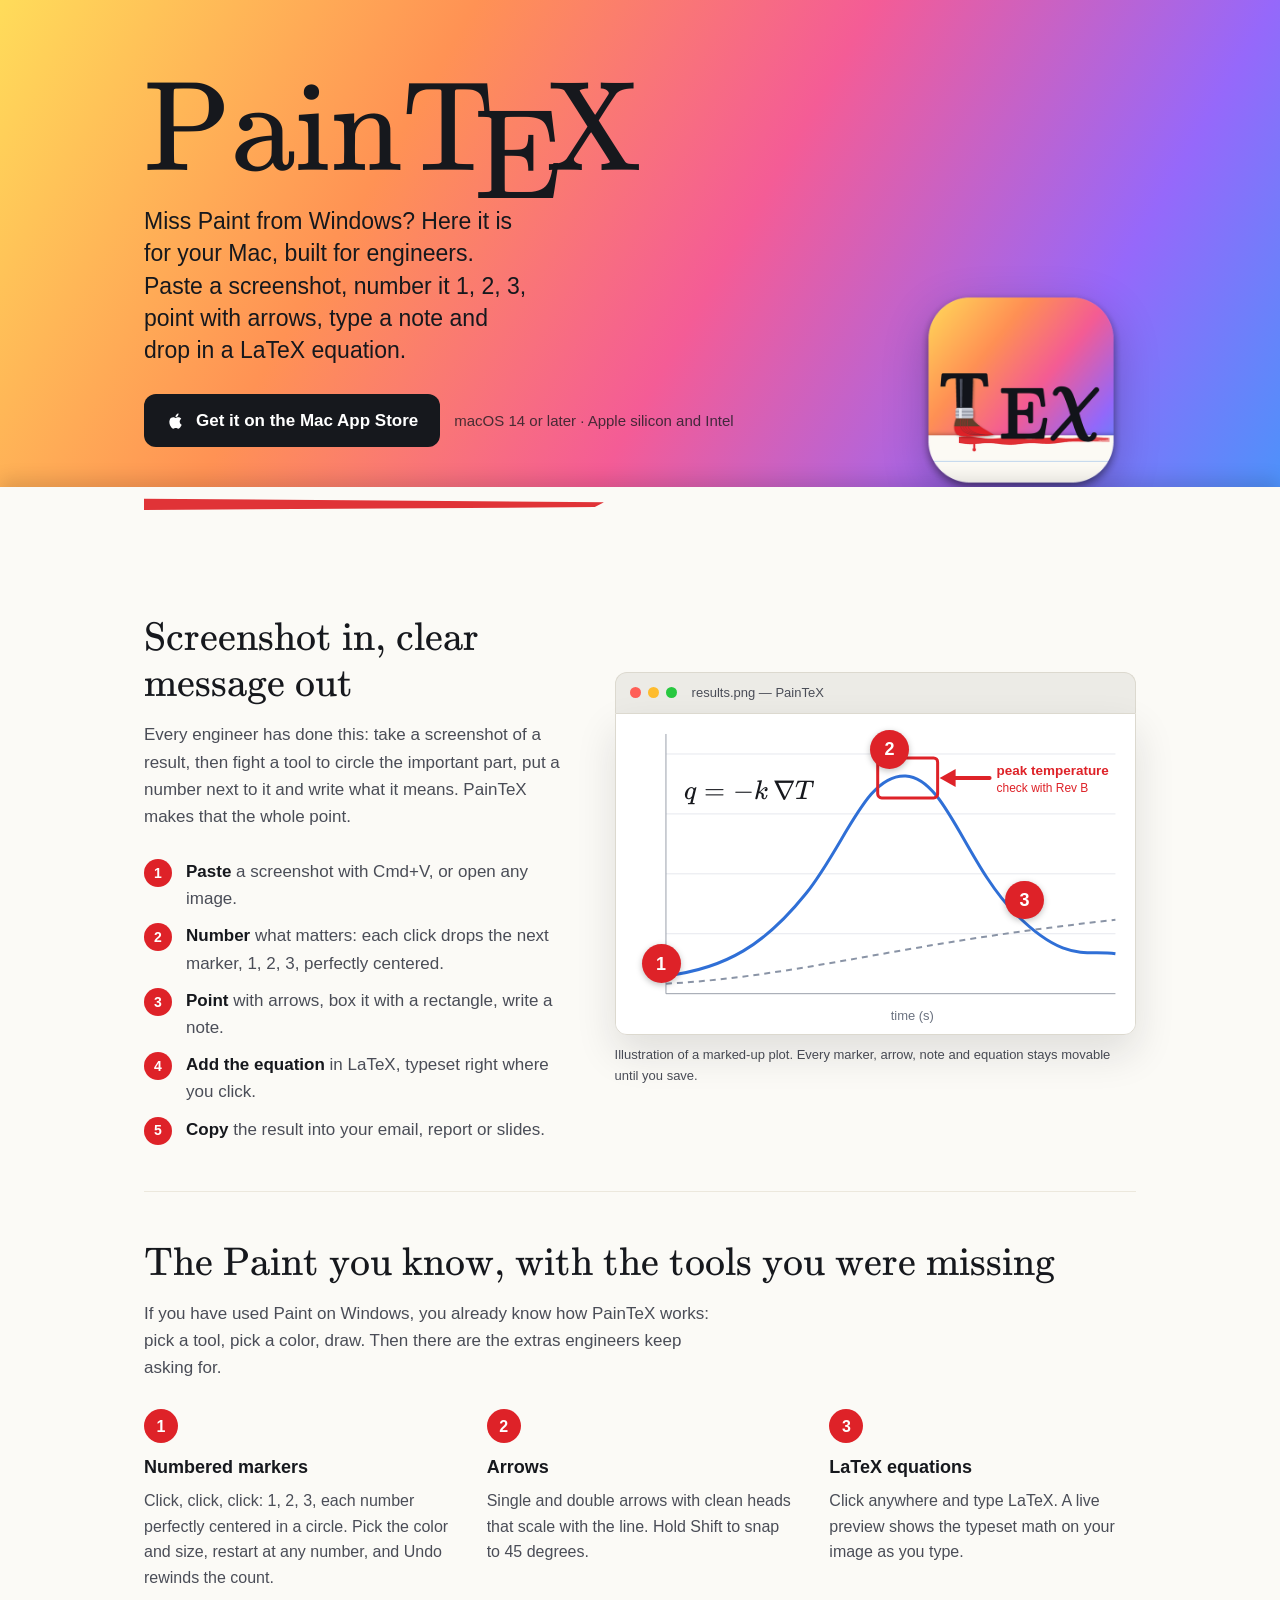
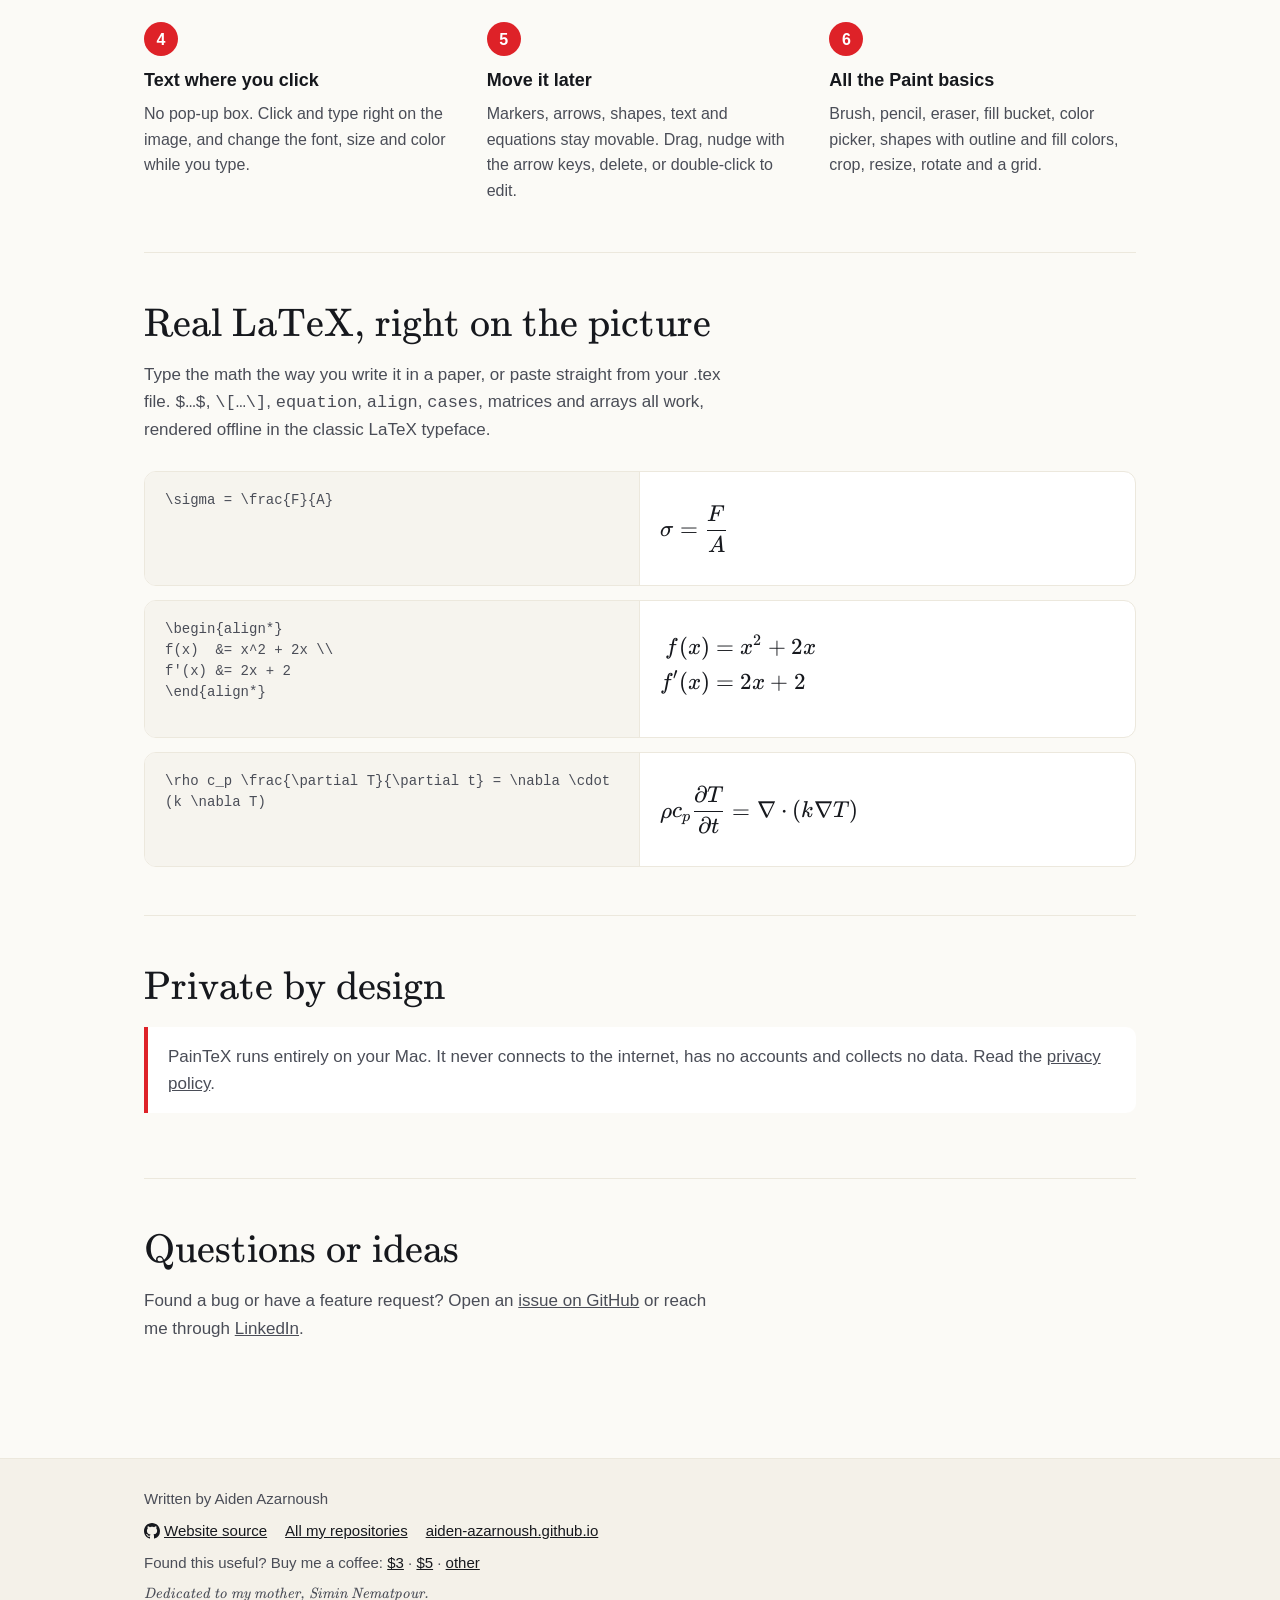
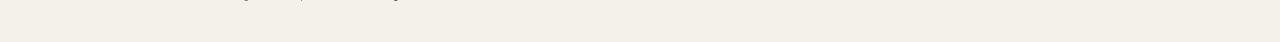
<file: index.html>
<!DOCTYPE html>
<html lang="en">
<head>
<meta charset="utf-8">
<meta name="viewport" content="width=device-width, initial-scale=1">
<title>PainTeX · The Paint app for Mac, built for engineers</title>
<meta name="description" content="PainTeX is a simple Paint app for the Mac, like the one on Windows, with tools engineers need: numbered markers 1, 2, 3, arrows, text and LaTeX equations on any screenshot.">
<link rel="icon" href="favicon.png">
<link rel="stylesheet" href="katex/katex.min.css">
<link rel="stylesheet" href="style.css">
</head>
<body>

<header class="hero">
  <div class="hero-inner">
    <div>
      <h1 class="tex">PainT<span class="e">e</span>X</h1>
      <p class="lede">Miss Paint from Windows? Here it is for your Mac, built for engineers. Paste a screenshot, number it 1, 2, 3, point with arrows, type a note and drop in a LaTeX equation.</p>
      <div class="cta">
        <a class="button" href="https://apps.apple.com/app/id6810508435">
          <svg viewBox="0 0 24 24" aria-hidden="true"><path d="M16.37 12.73c-.02-2.3 1.88-3.4 1.96-3.46-1.07-1.56-2.73-1.77-3.320-1.8-1.41-.14-2.76.83-3.48.83-.72 0-1.83-.81-3-.79-1.55.02-2.97.9-3.77 2.28-1.6 2.78-.41 6.9 1.15 9.16.76 1.1 1.67 2.34 2.86 2.3 1.15-.05 1.58-.74 2.97-.74 1.39 0 1.78.74 3 .72 1.24-.02 2.02-1.12 2.78-2.23.87-1.28 1.23-2.52 1.25-2.58-.03-.01-2.4-.92-2.4-3.69zM14.1 5.98c.63-.77 1.06-1.83.94-2.89-.91.04-2.01.61-2.66 1.370-.58.67-1.09 1.75-.96 2.79 1.02.08 2.05-.52 2.68-1.27z"/></svg>
          Get it on the Mac App Store
        </a>
        <span class="meta">macOS 14 or later · Apple silicon and Intel</span>
      </div>
    </div>
    <img class="icon" src="icon.png" alt="PainTeX app icon: the letters TeX with a paintbrush as the T, painting a red stroke on paper" width="230" height="230">
  </div>
  <div class="paper-strip" aria-hidden="true"></div>
</header>

<main>
  <section class="showcase">
    <div>
      <h2>Screenshot in, clear message out</h2>
      <p class="section-lede">Every engineer has done this: take a screenshot of a result, then fight a tool to circle the important part, put a number next to it and write what it means. PainTeX makes that the whole point.</p>
      <ol class="steps">
        <li><strong>Paste</strong> a screenshot with Cmd+V, or open any image.</li>
        <li><strong>Number</strong> what matters: each click drops the next marker, 1, 2, 3, perfectly centered.</li>
        <li><strong>Point</strong> with arrows, box it with a rectangle, write a note.</li>
        <li><strong>Add the equation</strong> in LaTeX, typeset right where you click.</li>
        <li><strong>Copy</strong> the result into your email, report or slides.</li>
      </ol>
    </div>

    <figure class="mock" aria-label="Illustration of a plot marked up in PainTeX with numbered markers, an arrow, a note and an equation">
      <div class="mock-bar"><span></span><span></span><span></span><em>results.png — PainTeX</em></div>
      <div class="mock-canvas">
        <svg viewBox="0 0 520 320" role="img" aria-hidden="true">
          <rect x="0" y="0" width="520" height="320" fill="#fff"/>
          <g stroke="#e6e8ee" stroke-width="1">
            <line x1="50" y1="40" x2="500" y2="40"/><line x1="50" y1="100" x2="500" y2="100"/>
            <line x1="50" y1="160" x2="500" y2="160"/><line x1="50" y1="220" x2="500" y2="220"/>
          </g>
          <line x1="50" y1="280" x2="500" y2="280" stroke="#9aa0ab"/><line x1="50" y1="20" x2="50" y2="280" stroke="#9aa0ab"/>
          <path d="M50 262 C 110 255, 150 230, 190 180 S 250 60, 290 62 S 350 150, 400 200 S 470 236, 500 240" fill="none" stroke="#2f6fd6" stroke-width="3"/>
          <path d="M50 270 C 130 266, 210 250, 290 236 S 430 214, 500 206" fill="none" stroke="#8a94a6" stroke-width="2" stroke-dasharray="6 5"/>
          <text x="275" y="306" font-size="13" fill="#6b7280" font-family="-apple-system, Helvetica, Arial">time (s)</text>
          <!-- markup layer -->
          <rect x="262" y="44" width="60" height="40" fill="none" stroke="#de2228" stroke-width="3" rx="4"/>
          <path d="M374 64 L 336 64" stroke="#de2228" stroke-width="4" stroke-linecap="round"/>
          <path d="M324 64 L 340 55 L 340 73 Z" fill="#de2228"/>
          <text x="381" y="61" font-size="13.5" fill="#de2228" font-family="-apple-system, Helvetica, Arial" font-weight="600">peak temperature</text>
          <text x="381" y="78" font-size="12" fill="#de2228" font-family="-apple-system, Helvetica, Arial">check with Rev B</text>
        </svg>
        <span class="pin" style="left:5%;top:72%">1</span>
        <span class="pin" style="left:49%;top:5%">2</span>
        <span class="pin" style="left:75%;top:52%">3</span>
        <span class="mock-eq" data-tex="q = -k\,\nabla T"></span>
      </div>
      <figcaption>Illustration of a marked-up plot. Every marker, arrow, note and equation stays movable until you save.</figcaption>
    </figure>
  </section>

  <section>
    <h2>The Paint you know, with the tools you were missing</h2>
    <p class="section-lede">If you have used Paint on Windows, you already know how PainTeX works: pick a tool, pick a color, draw. Then there are the extras engineers keep asking for.</p>
    <div class="features">
      <div class="feature"><span class="mark">1</span><h3>Numbered markers</h3><p>Click, click, click: 1, 2, 3, each number perfectly centered in a circle. Pick the color and size, restart at any number, and Undo rewinds the count.</p></div>
      <div class="feature"><span class="mark">2</span><h3>Arrows</h3><p>Single and double arrows with clean heads that scale with the line. Hold Shift to snap to 45 degrees.</p></div>
      <div class="feature"><span class="mark">3</span><h3>LaTeX equations</h3><p>Click anywhere and type LaTeX. A live preview shows the typeset math on your image as you type.</p></div>
      <div class="feature"><span class="mark">4</span><h3>Text where you click</h3><p>No pop-up box. Click and type right on the image, and change the font, size and color while you type.</p></div>
      <div class="feature"><span class="mark">5</span><h3>Move it later</h3><p>Markers, arrows, shapes, text and equations stay movable. Drag, nudge with the arrow keys, delete, or double-click to edit.</p></div>
      <div class="feature"><span class="mark">6</span><h3>All the Paint basics</h3><p>Brush, pencil, eraser, fill bucket, color picker, shapes with outline and fill colors, crop, resize, rotate and a grid.</p></div>
    </div>
  </section>

  <section>
    <h2>Real LaTeX, right on the picture</h2>
    <p class="section-lede">Type the math the way you write it in a paper, or paste straight from your .tex file. <code>$…$</code>, <code>\[…\]</code>, <code>equation</code>, <code>align</code>, <code>cases</code>, matrices and arrays all work, rendered offline in the classic LaTeX typeface.</p>
    <div class="eq-list">
      <div class="eq"><code>\sigma = \frac{F}{A}</code><div class="out" data-tex="\sigma = \frac{F}{A}"></div></div>
      <div class="eq"><code>\begin{align*}
f(x)  &amp;= x^2 + 2x \\
f'(x) &amp;= 2x + 2
\end{align*}</code><div class="out" data-tex="\begin{aligned} f(x) &= x^2 + 2x \\ f'(x) &= 2x + 2 \end{aligned}"></div></div>
      <div class="eq"><code>\rho c_p \frac{\partial T}{\partial t} = \nabla \cdot (k \nabla T)</code><div class="out" data-tex="\rho c_p \frac{\partial T}{\partial t} = \nabla \cdot (k \nabla T)"></div></div>
    </div>
  </section>

  <section>
    <h2>Private by design</h2>
    <p class="note">PainTeX runs entirely on your Mac. It never connects to the internet, has no accounts and collects no data. Read the <a href="privacy.html">privacy policy</a>.</p>
  </section>

  <section>
    <h2>Questions or ideas</h2>
    <p class="section-lede">Found a bug or have a feature request? Open an <a href="https://github.com/aiden-azarnoush/PainTeX/issues">issue on GitHub</a> or reach me through <a href="https://www.linkedin.com/in/aidenazar/">LinkedIn</a>.</p>
  </section>
</main>

<footer>
  <div class="footer-inner">
    <div>Written by Aiden Azarnoush</div>
    <div class="footer-links">
      <a href="https://github.com/aiden-azarnoush/PainTeX"><svg viewBox="0 0 16 16" aria-hidden="true"><path d="M8 0C3.58 0 0 3.58 0 8c0 3.54 2.29 6.53 5.47 7.59.4.07.55-.17.55-.38 0-.19-.01-.82-.01-1.49-2.01.37-2.53-.49-2.69-.94-.09-.23-.48-.94-.82-1.13-.28-.15-.68-.52-.01-.53.63-.01 1.08.58 1.23.82.72 1.21 1.87.87 2.33.66.07-.52.28-.87.51-1.07-1.78-.2-3.64-.89-3.64-3.95 0-.87.31-1.59.82-2.15-.08-.2-.36-1.02.08-2.12 0 0 .67-.21 2.2.82.64-.18 1.32-.27 2-.27.68 0 1.36.09 2 .27 1.53-1.04 2.2-.82 2.2-.82.44 1.1.16 1.92.08 2.12.51.56.82 1.27.82 2.15 0 3.07-1.87 3.75-3.65 3.95.29.25.54.73.54 1.48 0 1.07-.01 1.93-.01 2.2 0 .21.15.46.55.38A8.013 8.013 0 0016 8c0-4.42-3.58-8-8-8z"/></svg>Website source</a>
      <a href="https://github.com/aiden-azarnoush?tab=repositories">All my repositories</a>
      <a href="https://aiden-azarnoush.github.io">aiden-azarnoush.github.io</a>
    </div>
    <div>Found this useful? Buy me a coffee:
      <a href="https://paypal.me/azarnoush/3">$3</a> ·
      <a href="https://paypal.me/azarnoush/5">$5</a> ·
      <a href="https://paypal.me/azarnoush">other</a>
    </div>
    <div class="dedication">Dedicated to my mother, Simin Nematpour.</div>
  </div>
</footer>

<script defer src="katex/katex.min.js"></script>
<script>
  window.addEventListener("load", function () {
    if (!window.katex) return;
    document.querySelectorAll("[data-tex]").forEach(function (el) {
      try { katex.render(el.getAttribute("data-tex"), el, { displayMode: !el.classList.contains("mock-eq"), throwOnError: false }); }
      catch (e) { el.textContent = el.getAttribute("data-tex"); }
    });
  });
</script>
</body>
</html>
</file>
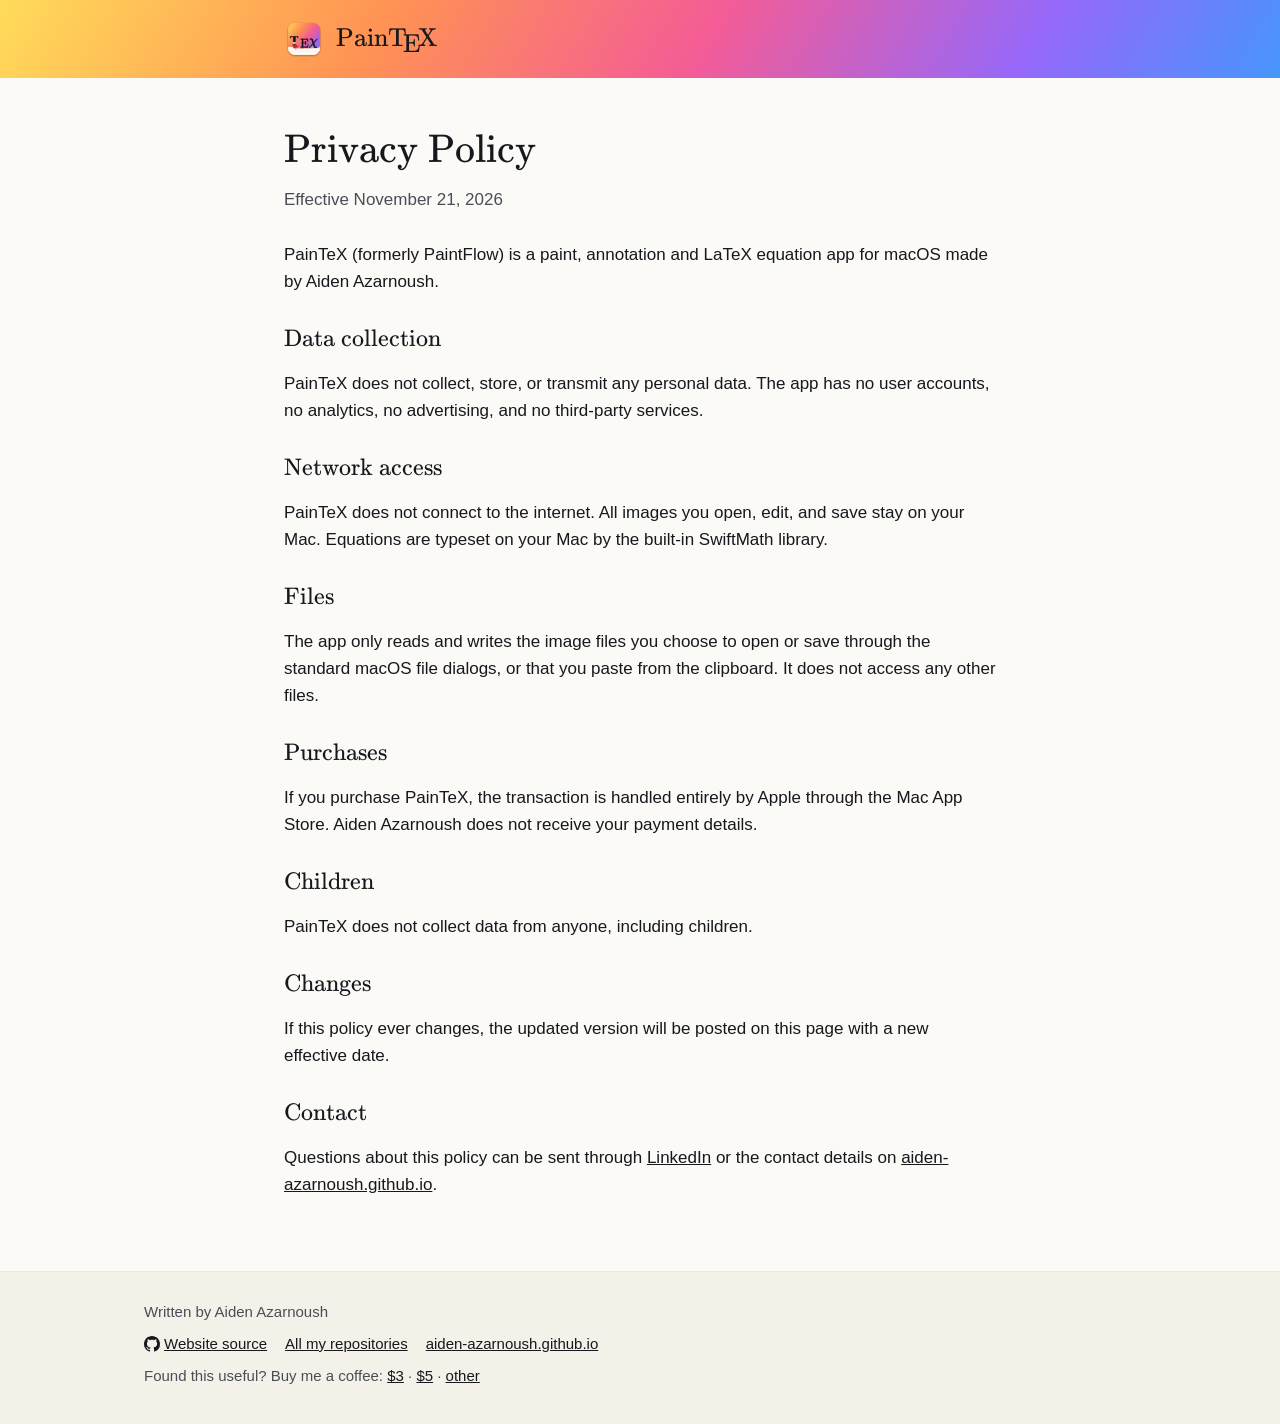
<file: privacy.html>
<!DOCTYPE html>
<html lang="en">
<head>
<meta charset="utf-8">
<meta name="viewport" content="width=device-width, initial-scale=1">
<title>PainTeX Privacy Policy</title>
<link rel="icon" href="favicon.png">
<link rel="stylesheet" href="katex/katex.min.css">
<link rel="stylesheet" href="style.css">
</head>
<body>
<header class="doc-head">
  <div class="bar">
    <img src="icon.png" alt="" width="40" height="40">
    <a href="./" class="tex">PainT<span class="e">e</span>X</a>
  </div>
</header>

<main class="doc">
  <h1>Privacy Policy</h1>
  <p class="date">Effective November 21, 2026</p>

  <p>PainTeX (formerly PaintFlow) is a paint, annotation and LaTeX equation app for macOS made by Aiden Azarnoush.</p>

  <h2>Data collection</h2>
  <p>PainTeX does not collect, store, or transmit any personal data. The app has no user accounts, no analytics, no advertising, and no third-party services.</p>

  <h2>Network access</h2>
  <p>PainTeX does not connect to the internet. All images you open, edit, and save stay on your Mac. Equations are typeset on your Mac by the built-in SwiftMath library.</p>

  <h2>Files</h2>
  <p>The app only reads and writes the image files you choose to open or save through the standard macOS file dialogs, or that you paste from the clipboard. It does not access any other files.</p>

  <h2>Purchases</h2>
  <p>If you purchase PainTeX, the transaction is handled entirely by Apple through the Mac App Store. Aiden Azarnoush does not receive your payment details.</p>

  <h2>Children</h2>
  <p>PainTeX does not collect data from anyone, including children.</p>

  <h2>Changes</h2>
  <p>If this policy ever changes, the updated version will be posted on this page with a new effective date.</p>

  <h2>Contact</h2>
  <p>Questions about this policy can be sent through <a href="https://www.linkedin.com/in/aidenazar/">LinkedIn</a> or the contact details on <a href="https://aiden-azarnoush.github.io">aiden-azarnoush.github.io</a>.</p>
</main>

<footer>
  <div class="footer-inner">
    <div>Written by Aiden Azarnoush</div>
    <div class="footer-links">
      <a href="https://github.com/aiden-azarnoush/PainTeX"><svg viewBox="0 0 16 16" aria-hidden="true"><path d="M8 0C3.58 0 0 3.58 0 8c0 3.54 2.29 6.53 5.47 7.59.4.07.55-.17.55-.38 0-.19-.01-.82-.01-1.49-2.01.37-2.53-.49-2.69-.94-.09-.23-.48-.94-.82-1.13-.28-.15-.68-.52-.01-.53.63-.01 1.08.58 1.23.82.72 1.21 1.87.87 2.33.66.07-.52.28-.87.51-1.07-1.78-.2-3.64-.89-3.64-3.95 0-.87.31-1.59.82-2.15-.08-.2-.36-1.02.08-2.12 0 0 .67-.21 2.2.82.64-.18 1.32-.27 2-.27.68 0 1.36.09 2 .27 1.53-1.04 2.2-.82 2.2-.82.44 1.1.16 1.92.08 2.12.51.56.82 1.27.82 2.15 0 3.07-1.87 3.75-3.65 3.95.29.25.54.73.54 1.48 0 1.07-.01 1.93-.01 2.2 0 .21.15.46.55.38A8.013 8.013 0 0016 8c0-4.42-3.58-8-8-8z"/></svg>Website source</a>
      <a href="https://github.com/aiden-azarnoush?tab=repositories">All my repositories</a>
      <a href="https://aiden-azarnoush.github.io">aiden-azarnoush.github.io</a>
    </div>
    <div>Found this useful? Buy me a coffee:
      <a href="https://paypal.me/azarnoush/3">$3</a> ·
      <a href="https://paypal.me/azarnoush/5">$5</a> ·
      <a href="https://paypal.me/azarnoush">other</a>
    </div>
  </div>
</footer>
</body>
</html>
</file>
<file: style.css>
:root {
  --paper: #fbfaf6;
  --paper-edge: #ece8dd;
  --ink: #16181d;
  --ink-soft: #4a4d57;
  --rule: #aac8eb;
  --paint: #de2228;
  --grad: linear-gradient(120deg, #ffdc5a 0%, #ff9254 30%, #f45c96 55%, #9668fa 80%, #4696fa 100%);
  --serif: "KaTeX_Main", "Latin Modern Roman", "Computer Modern Serif", Georgia, serif;
  --sans: -apple-system, BlinkMacSystemFont, "Segoe UI", Helvetica, Arial, sans-serif;
}

* { box-sizing: border-box; }
html { -webkit-text-size-adjust: 100%; }
body {
  margin: 0;
  background: var(--paper);
  color: var(--ink);
  font-family: var(--sans);
  font-size: 17px;
  line-height: 1.6;
}
a { color: inherit; }
a:focus-visible, button:focus-visible { outline: 3px solid #4696fa; outline-offset: 3px; border-radius: 4px; }

/* The TeX-style wordmark: lowered E, tucked letters */
.tex { font-family: var(--serif); font-weight: 400; letter-spacing: 0; white-space: nowrap; }
.tex .e { position: relative; top: 0.22em; margin: 0 -0.12em 0 -0.15em; text-transform: uppercase; }

/* ---------- Hero: gradient sky over a strip of paper ---------- */
.hero { background: var(--grad); position: relative; overflow: hidden; }
.hero-inner {
  max-width: 1040px; margin: 0 auto; padding: 72px 24px 0;
  display: grid; grid-template-columns: 1fr auto; gap: 40px; align-items: end;
}
.hero h1 { font-size: clamp(64px, 12vw, 128px); line-height: 0.9; margin: 0 0 18px; }
.hero .lede { font-size: clamp(19px, 2.4vw, 23px); max-width: 30ch; margin: 0 0 28px; line-height: 1.4; }
.hero img.icon { width: clamp(150px, 24vw, 230px); height: auto; display: block; margin-bottom: -18px; filter: drop-shadow(0 14px 22px rgba(0,0,0,.22)); }
.paper-strip {
  position: relative; height: 56px; background: var(--paper);
  box-shadow: 0 -8px 18px rgba(0,0,0,.12);
}
.paper-strip::after {           /* the red brush stroke laid on the paper */
  content: ""; position: absolute; left: max(24px, calc(50% - 496px)); top: 10px;
  width: min(460px, 60vw); height: 14px; border-radius: 7px 30px 30px 7px;
  background: var(--paint); opacity: .92;
  clip-path: polygon(0 10%, 100% 35%, 98% 70%, 0 90%);
}

.cta { display: flex; flex-wrap: wrap; gap: 14px; align-items: center; margin-bottom: 40px; }
.button {
  display: inline-flex; align-items: center; gap: 10px;
  background: var(--ink); color: #fff; text-decoration: none;
  padding: 13px 22px; border-radius: 12px; font-weight: 600; font-size: 17px;
}
.button svg { width: 20px; height: 20px; fill: currentColor; }
.button:hover { background: #2b2e37; }
.meta { font-size: 15px; color: rgba(22,24,29,.78); }

/* ---------- Sections ---------- */
main { max-width: 1040px; margin: 0 auto; padding: 24px 24px 40px; }
section { padding: 48px 0; border-bottom: 1px solid var(--paper-edge); }
section:last-child { border-bottom: 0; }
h2 { font-family: var(--serif); font-weight: 400; font-size: clamp(30px, 4vw, 40px); line-height: 1.15; margin: 0 0 14px; }
.section-lede { max-width: 62ch; color: var(--ink-soft); margin: 0 0 28px; }

/* Equation demo: source on the left, typeset on the right, like the app */
.eq-list { display: grid; gap: 14px; }
.eq {
  display: grid; grid-template-columns: minmax(0, 1fr) minmax(0, 1fr); gap: 0;
  border: 1px solid var(--paper-edge); border-radius: 12px; overflow: hidden; background: #fff;
}
.eq code {
  font: 14px/1.5 ui-monospace, "SF Mono", Menlo, monospace; color: var(--ink-soft);
  padding: 18px 20px; background: #f6f4ee; border-right: 1px solid var(--paper-edge);
  white-space: pre-wrap; word-break: break-word;
}
.eq .out { padding: 14px 20px; display: flex; align-items: center; overflow-x: auto; font-size: 19px; }
.eq-label { font-size: 13px; color: var(--ink-soft); margin: 18px 0 6px; }

.features { display: grid; grid-template-columns: repeat(3, minmax(0, 1fr)); gap: 32px 36px; }
.feature h3 { font-size: 18px; margin: 0 0 6px; }
.feature p { margin: 0; color: var(--ink-soft); font-size: 16px; }
.feature .mark {
  display: inline-grid; place-items: center; width: 34px; height: 34px; border-radius: 50%;
  background: var(--paint); color: #fff; font-weight: 700; font-size: 16px; margin-bottom: 10px;
}

.note { background: #fff; border-left: 4px solid var(--paint); padding: 16px 20px; border-radius: 0 10px 10px 0; color: var(--ink-soft); }


/* ---------- Showcase: a marked-up screenshot ---------- */
.showcase { display: grid; grid-template-columns: minmax(0, 0.9fr) minmax(0, 1.1fr); gap: 44px; align-items: center; }
.steps { margin: 0; padding-left: 0; list-style: none; counter-reset: step; display: grid; gap: 10px; }
.steps li { counter-increment: step; position: relative; padding-left: 42px; color: var(--ink-soft); }
.steps li strong { color: var(--ink); }
.steps li::before {
  content: counter(step); position: absolute; left: 0; top: 1px;
  width: 28px; height: 28px; border-radius: 50%; background: var(--paint); color: #fff;
  display: grid; place-items: center; font-weight: 700; font-size: 14px;
}
.mock { margin: 0; }
.mock-bar {
  display: flex; align-items: center; gap: 7px; padding: 10px 14px;
  background: #ecebe6; border: 1px solid #dcd9cf; border-bottom: 0; border-radius: 12px 12px 0 0;
}
.mock-bar span { width: 11px; height: 11px; border-radius: 50%; background: #d4d2ca; }
.mock-bar span:nth-child(1) { background: #ff5f57; } .mock-bar span:nth-child(2) { background: #febc2e; } .mock-bar span:nth-child(3) { background: #28c840; }
.mock-bar em { font-style: normal; font-size: 13px; color: var(--ink-soft); margin-left: 8px; }
.mock-canvas { position: relative; border: 1px solid #dcd9cf; border-radius: 0 0 12px 12px; overflow: hidden; background: #fff; box-shadow: 0 18px 40px rgba(22,24,29,.12); }
.mock-canvas svg { display: block; width: 100%; height: auto; }
.pin {
  position: absolute; width: 7.5%; aspect-ratio: 1; border-radius: 50%;
  background: var(--paint); color: #fff; font-weight: 700; font-size: clamp(12px, 1.8vw, 18px);
  display: grid; place-items: center; box-shadow: 0 2px 6px rgba(0,0,0,.25);
}
.mock-eq { position: absolute; left: 12%; top: 18%; font-size: clamp(15px, 2.2vw, 22px); color: var(--ink); background: rgba(255,255,255,.85); padding: 2px 6px; border-radius: 4px; }
.mock figcaption { font-size: 13px; color: var(--ink-soft); margin-top: 10px; }
@media (max-width: 760px) { .showcase { grid-template-columns: 1fr; } }

/* ---------- Footer ---------- */
footer { border-top: 1px solid var(--paper-edge); background: #f4f1e9; }
.footer-inner { max-width: 1040px; margin: 0 auto; padding: 28px 24px 36px; font-size: 15px; color: var(--ink-soft); display: grid; gap: 8px; }
.footer-inner a { color: var(--ink); }
.footer-links { display: flex; flex-wrap: wrap; gap: 6px 18px; align-items: center; }
.footer-links svg { width: 16px; height: 16px; vertical-align: -3px; margin-right: 4px; fill: currentColor; }
.dedication { font-family: var(--serif); font-style: italic; }

/* ---------- Plain document pages (privacy) ---------- */
.doc-head { background: var(--grad); }
.doc-head .bar { max-width: 760px; margin: 0 auto; padding: 18px 24px; display: flex; align-items: center; gap: 12px; }
.doc-head img { width: 40px; height: 40px; }
.doc-head a { text-decoration: none; font-size: 26px; }
.doc { max-width: 760px; margin: 0 auto; padding: 40px 24px 56px; }
.doc h1 { font-family: var(--serif); font-weight: 400; font-size: 40px; margin: 0 0 4px; }
.doc .date { color: var(--ink-soft); margin: 0 0 28px; }
.doc h2 { font-size: 24px; margin: 30px 0 6px; }

@media (max-width: 760px) {
  .hero-inner { grid-template-columns: 1fr; padding-top: 48px; gap: 8px; }
  .hero img.icon { order: -1; margin-bottom: 8px; }
  .features { grid-template-columns: 1fr; }
  .eq { grid-template-columns: 1fr; }
  .eq code { border-right: 0; border-bottom: 1px solid var(--paper-edge); }
}
@media (prefers-reduced-motion: no-preference) {
  .paper-strip::after { animation: stroke 900ms cubic-bezier(.2,.7,.2,1) 200ms both; }
  @keyframes stroke { from { width: 0; } }
}
</file>
